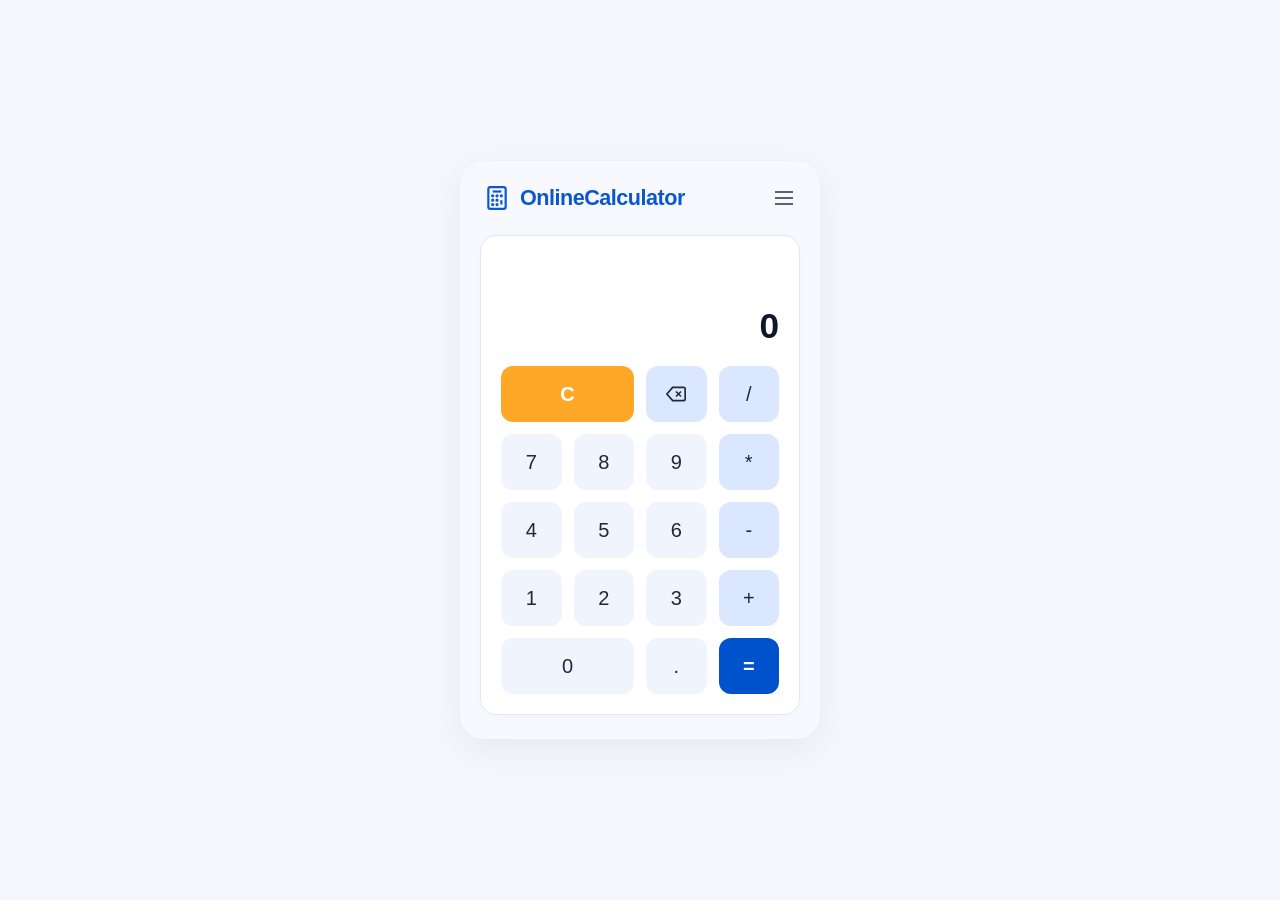
<file: index.html>
<!DOCTYPE html>
<html lang="en">
<head>
  <meta charset="UTF-8">
  <meta name="viewport" content="width=device-width, initial-scale=1.0">
  <title>OnlineCalculator</title>
  <link rel="stylesheet" href="calculator.css">
</head>
<body>
  <div class="calculator-container">
    <header class="header">
      <div class="logo">
        <svg class="logo-icon" viewBox="0 0 24 24" fill="none" stroke="currentColor" stroke-width="2">
          <rect x="4" y="2" width="16" height="20" rx="2" />
          <line x1="8" y1="6" x2="16" y2="6" />
          <line x1="16" y1="14" x2="16" y2="18" />
          <path d="M8 10h.01M12 10h.01M16 10h.01M8 14h.01M12 14h.01M8 18h.01M12 18h.01" stroke-width="3" stroke-linecap="round"/>
        </svg>
        <span class="logo-text">OnlineCalculator</span>
      </div>
      <button class="menu-btn" aria-label="Menu">
        <svg viewBox="0 0 24 24" width="24" height="24" stroke="currentColor" stroke-width="2" fill="none">
          <line x1="3" y1="6" x2="21" y2="6" />
          <line x1="3" y1="12" x2="21" y2="12" />
          <line x1="3" y1="18" x2="21" y2="18" />
        </svg>
      </button>
    </header>

    <main class="calculator">
     
      <div class="display">
        <div class="expression" id="expression"></div>
        <div class="current-value" id="current-value">0</div>
      </div>

      <div class="keypad">
        <button class="btn btn-orange btn-span-2" data-action="clear">C</button>
        <button class="btn btn-accent-light" data-action="backspace">
          <svg viewBox="0 0 24 24" width="20" height="20" fill="none" stroke="currentColor" stroke-width="2">
            <path d="M21 4H8l-7 8 7 8h13a2 2 0 0 0 2-2V6a2 2 0 0 0-2-2z"/>
            <line x1="18" y1="9" x2="12" y2="15"/>
            <line x1="12" y1="9" x2="18" y2="15"/>
          </svg>
        </button>
        <button class="btn btn-accent-light" data-action="operator" data-value="/">/</button>

        <button class="btn" data-value="7">7</button>
        <button class="btn" data-value="8">8</button>
        <button class="btn" data-value="9">9</button>
        <button class="btn btn-accent-light" data-action="operator" data-value="*">*</button>

        <button class="btn" data-value="4">4</button>
        <button class="btn" data-value="5">5</button>
        <button class="btn" data-value="6">6</button>
        <button class="btn btn-accent-light" data-action="operator" data-value="-">-</button>

        <button class="btn" data-value="1">1</button>
        <button class="btn" data-value="2">2</button>
        <button class="btn" data-value="3">3</button>
        <button class="btn btn-accent-light" data-action="operator" data-value="+">+</button>

        <button class="btn btn-span-2" data-value="0">0</button>
        <button class="btn" data-value=".">.</button>
        <button class="btn btn-blue" data-action="calculate">=</button>
      </div>
    </main>
  </div>

  <script src="calculator.js"></script>
</body>
</html>
</file>
<file: calculator.css>
* {
  box-sizing: border-box;
  margin: 0;
  padding: 0;
  font-family: -apple-system, BlinkMacSystemFont, "Segoe UI", Roboto, Helvetica, Arial, sans-serif;
}

body {
  background-color: #f4f6fc;
  display: flex;
  justify-content: center;
  align-items: center;
  min-height: 100vh;
  padding: 20px;
}

.calculator-container {
  width: 100%;
  max-width: 360px;
  background-color: #f7f9fe;
  border-radius: 24px;
  padding: 24px 20px;
  box-shadow: 0 10px 30px rgba(0, 0, 0, 0.05);
}


.header {
  display: flex;
  justify-content: space-between;
  align-items: center;
  margin-bottom: 24px;
  padding: 0 4px;
}

.logo {
  display: flex;
  align-items: center;
  gap: 10px;
  color: #0b57d0;
}

.logo-icon {
  width: 26px;
  height: 26px;
}

.logo-text {
  font-size: 1.35rem;
  font-weight: 700;
  letter-spacing: -0.5px;
}

.menu-btn {
  background: none;
  border: none;
  color: #5f6368;
  cursor: pointer;
  display: flex;
  align-items: center;
}


.calculator {
  background: #ffffff;
  border-radius: 16px;
  border: 1px solid #e1e7f0;
  padding: 20px;
  box-shadow: 0 4px 12px rgba(0, 0, 0, 0.02);
}

.display {
  text-align: right;
  min-height: 90px;
  display: flex;
  flex-direction: column;
  justify-content: flex-end;
  margin-bottom: 20px;
  word-wrap: break-word;
  word-break: break-all;
}

.expression {
  font-size: 0.95rem;
  color: #8c9ba5;
  min-height: 1.2em;
  margin-bottom: 4px;
}

.current-value {
  font-size: 2.2rem;
  font-weight: 700;
  color: #0f172a;
  line-height: 1.1;
}


.keypad {
  display: grid;
  grid-template-columns: repeat(4, 1fr);
  gap: 12px;
}


.btn {
  height: 56px;
  border: none;
  border-radius: 12px;
  font-size: 1.25rem;
  font-weight: 500;
  background-color: #f0f4fd;
  color: #1e293b;
  cursor: pointer;
  transition: all 0.15s ease;
  display: flex;
  justify-content: center;
  align-items: center;
}

.btn:active {
  transform: scale(0.96);
  opacity: 0.9;
}

.btn-span-2 {
  grid-column: span 2;
}

.btn-orange {
  background-color: #ffa827;
  color: #ffffff;
  font-weight: 600;
}

.btn-accent-light {
  background-color: #dbe7ff;
  color: #1e293b;
}

.btn-blue {
  background-color: #0052cc;
  color: #ffffff;
  font-weight: 600;
}
</file>
